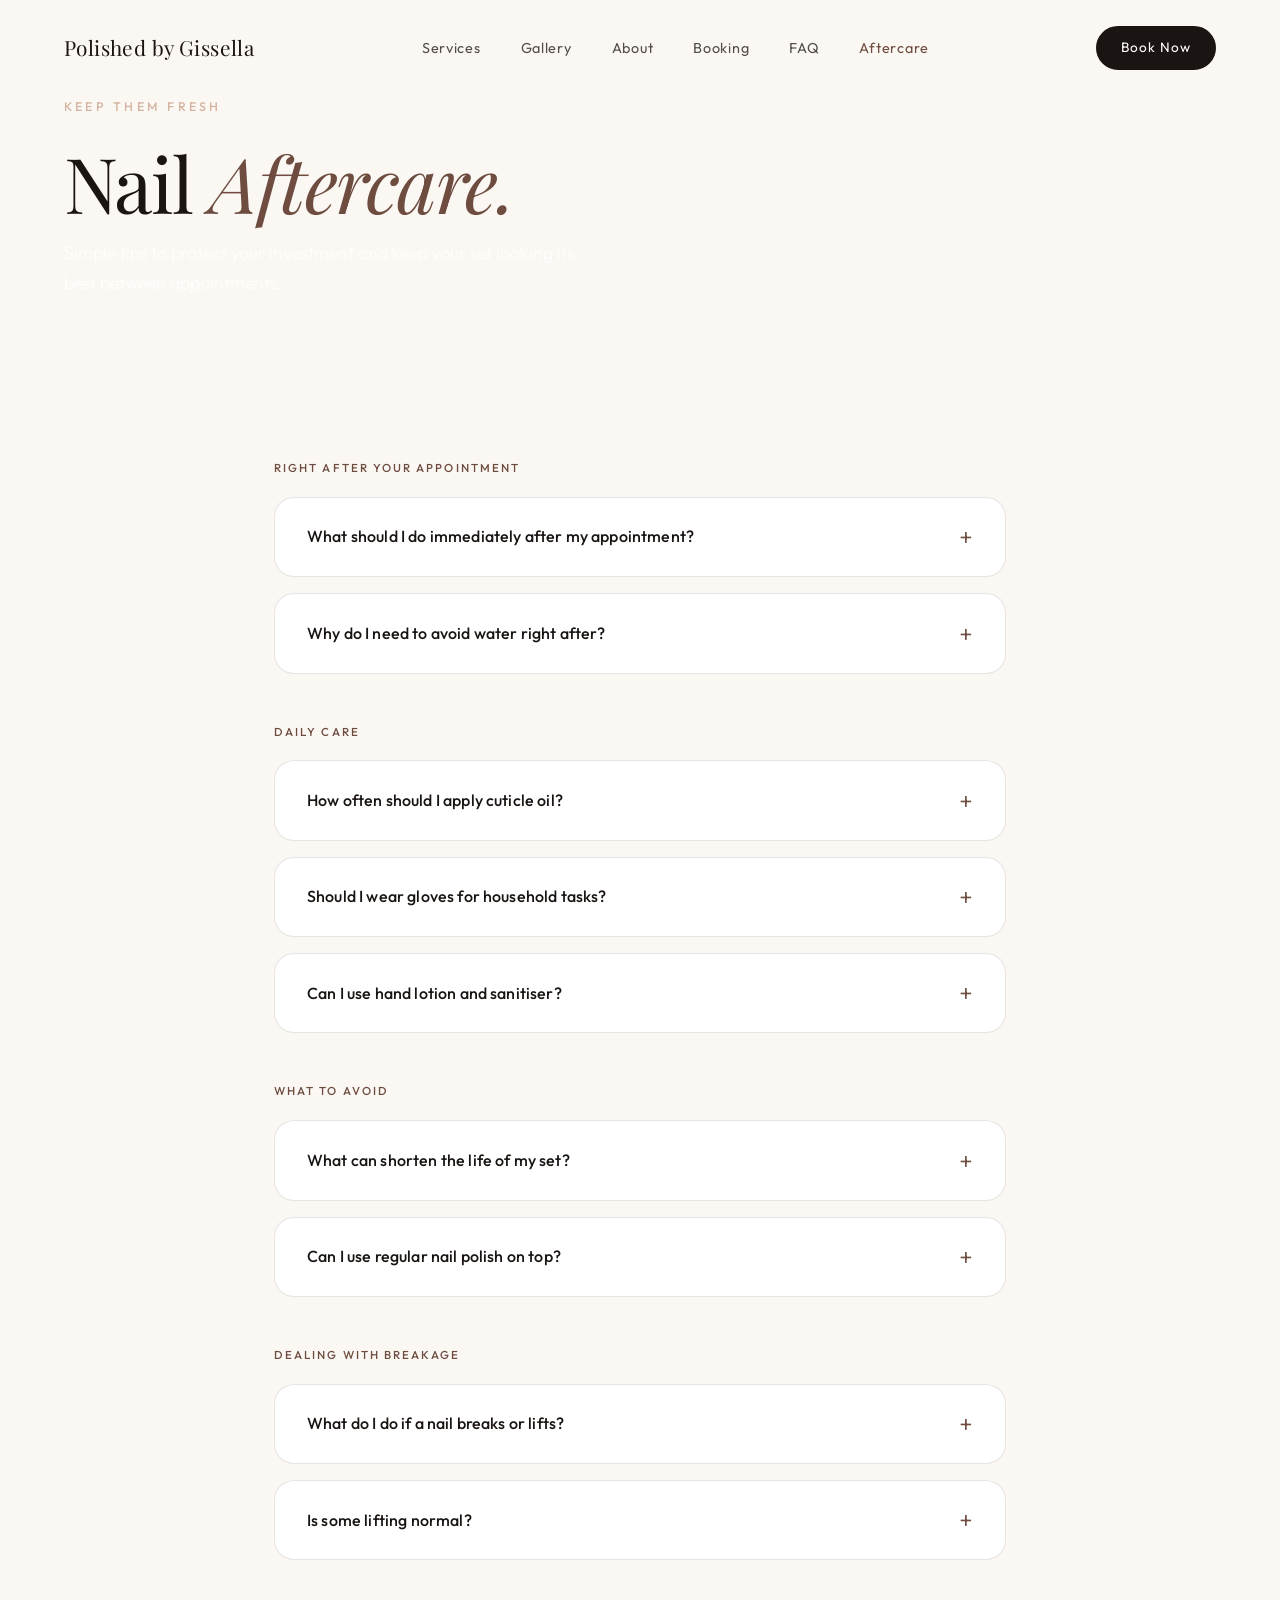
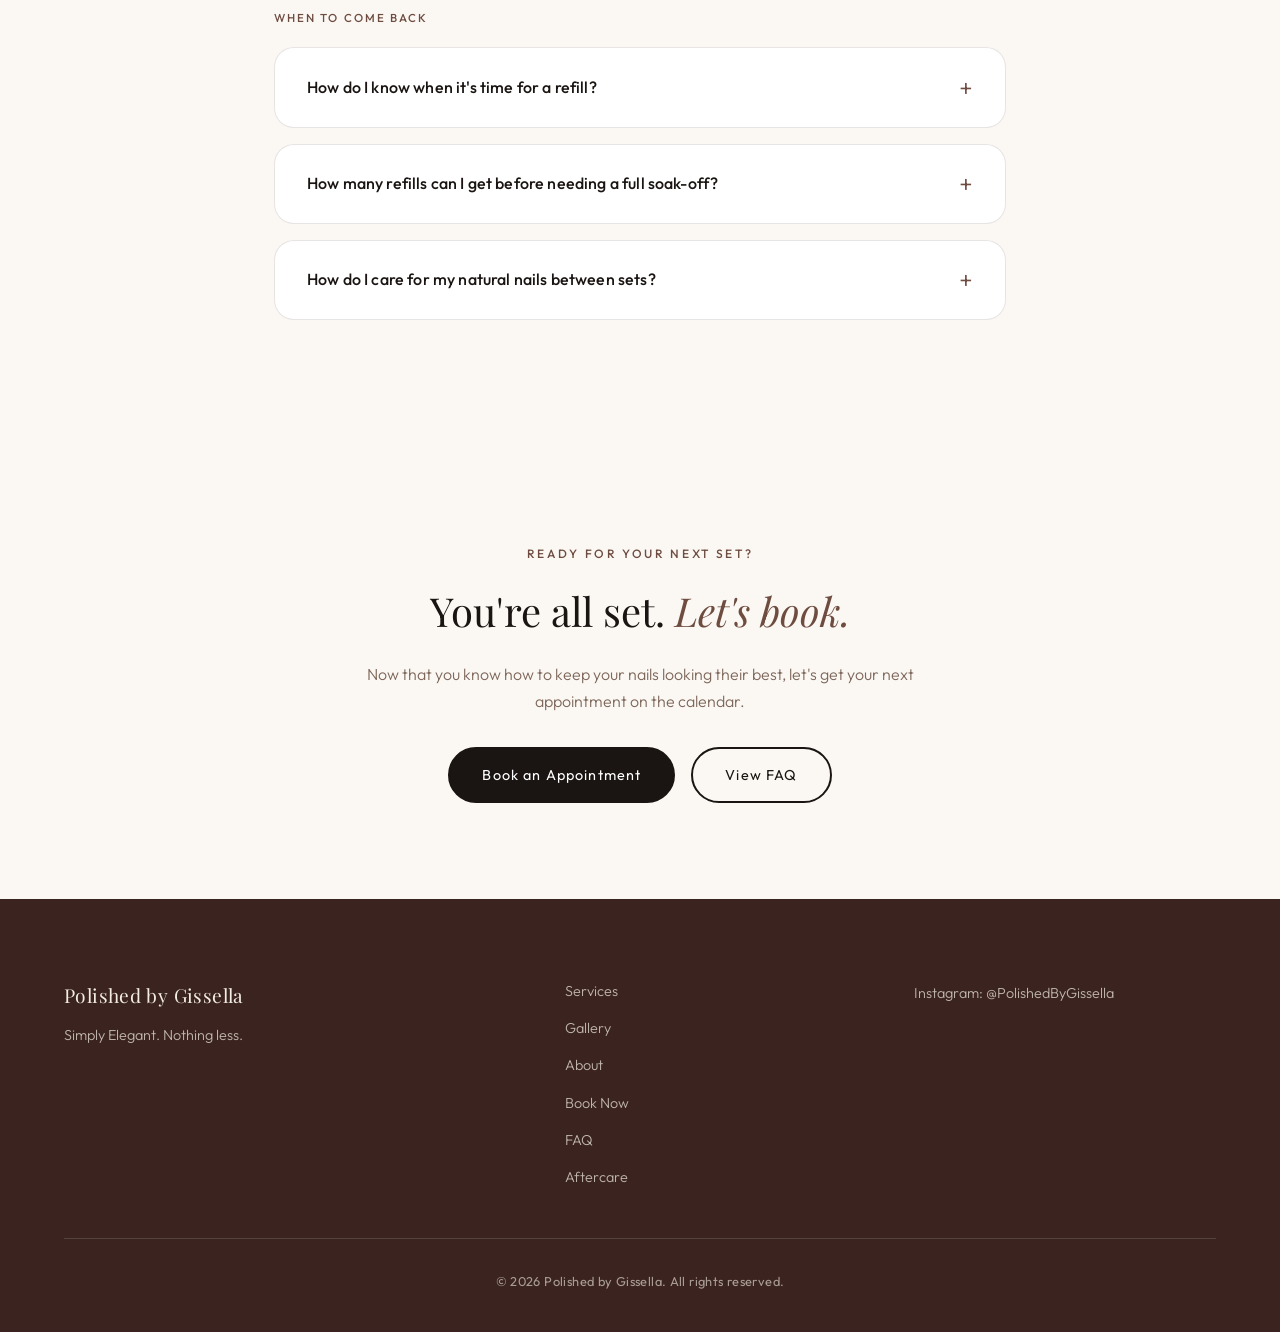
<file: aftercare.html>
<!DOCTYPE html>
<html lang="en">
<head>
    <meta charset="UTF-8">
    <meta name="viewport" content="width=device-width, initial-scale=1.0">
    <title>Nail Aftercare | Polished by Gissella</title>

    <!-- ── Open Graph ── -->
    <meta property="og:type"         content="website">
    <meta property="og:url"          content="https://polishedbygissella.com/aftercare.html">
    <meta property="og:title"        content="Nail Aftercare | Polished by Gissella">
    <meta property="og:description"  content="Keep your nails looking fresh longer. Aftercare tips and guidelines from Polished by Gissella in Round Rock, TX.">
    <meta property="og:image"        content="https://polishedbygissella.com/SarriahClassy.jpeg">
    <meta property="og:image:width"  content="1200">
    <meta property="og:image:height" content="630">
    <meta property="og:site_name"    content="Polished by Gissella">

    <!-- ── Twitter / X Card ── -->
    <meta name="twitter:card"        content="summary_large_image">
    <meta name="twitter:title"       content="Nail Aftercare | Polished by Gissella">
    <meta name="twitter:description" content="Keep your nails looking fresh longer. Aftercare tips and guidelines from Polished by Gissella in Round Rock, TX.">
    <meta name="twitter:image"       content="https://polishedbygissella.com/SarriahClassy.jpeg">

    <!-- ── Aftercare Article Schema ── -->
    <script type="application/ld+json">
    {
      "@context": "https://schema.org",
      "@type": "Article",
      "headline": "Nail Aftercare Guide — Polished by Gissella",
      "description": "How to care for your gel nails after your appointment to maximise longevity and keep them looking fresh.",
      "author": {
        "@type": "Person",
        "name": "Sarriah",
        "url": "https://polishedbygissella.com"
      },
      "publisher": {
        "@type": "Organization",
        "name": "Polished by Gissella",
        "url": "https://polishedbygissella.com"
      },
      "url": "https://polishedbygissella.com/aftercare.html"
    }
    </script>

    <link href="https://fonts.googleapis.com/css2?family=Playfair+Display:ital,wght@0,400;0,600;1,400&family=Outfit:wght@300;400;500&display=swap" rel="stylesheet">
    <link rel="icon" type="image/x-icon" href="favicon.ico">
    <link rel="stylesheet" href="style.css">
    <style>
        /* ── Aftercare page-specific styles ── */
        .page-hero {
            min-height: 42vh;
            display: flex;
            align-items: flex-end;
            padding: 0 5% 5rem;
            position: relative;
            overflow: hidden;
        }

        .page-hero-content {
            position: relative;
            z-index: 1;
            max-width: 1200px;
            width: 100%;
            margin: 0 auto;
        }

        .page-hero-content h1 {
            font-family: 'Playfair Display', serif;
            font-size: clamp(2.8rem, 6vw, 5.5rem);
            font-weight: 400;
            line-height: 1.05;
            letter-spacing: -0.02em;
        }

        .page-hero-content h1 em {
            font-style: italic;
            color: var(--accent);
        }

        .page-hero-content .hero-sub {
            margin-top: 1rem;
            margin-bottom: 0;
            max-width: 520px;
        }

        /* Aftercare section */
        .aftercare-section {
            padding: 5rem 5% 7rem;
            max-width: 860px;
            margin: 0 auto;
        }

        /* Category label */
        .aftercare-category {
            font-size: 0.72rem;
            font-weight: 500;
            letter-spacing: 0.18em;
            text-transform: uppercase;
            color: var(--accent);
            margin: 3rem 0 1.2rem;
        }

        .aftercare-category:first-of-type {
            margin-top: 0;
        }

        /* Accordion card */
        .aftercare-card {
            background: var(--card-bg);
            border: 1px solid var(--card-border);
            border-radius: 20px;
            backdrop-filter: blur(12px);
            -webkit-backdrop-filter: blur(12px);
            overflow: hidden;
            margin-bottom: 1rem;
            transition: transform var(--transition), box-shadow var(--transition);
        }

        .aftercare-card:hover {
            transform: translateY(-2px);
            box-shadow: 0 12px 32px rgba(139, 107, 74, 0.08);
        }

        .aftercare-header {
            padding: 1.6rem 2rem;
            display: flex;
            justify-content: space-between;
            align-items: center;
            cursor: pointer;
            user-select: none;
            gap: 1rem;
        }

        .aftercare-header h3 {
            font-family: 'Outfit', sans-serif;
            font-size: 1rem;
            font-weight: 500;
            letter-spacing: 0.01em;
            margin: 0;
            color: var(--dark);
        }

        .aftercare-icon {
            font-size: 1.6rem;
            font-weight: 300;
            color: var(--accent);
            line-height: 1;
            flex-shrink: 0;
            transition: transform var(--transition);
        }

        .aftercare-card.active .aftercare-icon {
            transform: rotate(45deg);
        }

        .aftercare-body {
            max-height: 0;
            overflow: hidden;
            opacity: 0;
            padding: 0 2rem;
            transition: max-height 0.4s ease-out, opacity 0.4s ease-out;
        }

        .aftercare-card.active .aftercare-body {
            opacity: 1;
            padding-bottom: 1.6rem;
        }

        .aftercare-body p {
            font-size: 0.95rem;
            color: var(--muted);
            font-weight: 300;
            line-height: 1.75;
            margin-bottom: 0.6rem;
        }

        .aftercare-body p:last-child {
            margin-bottom: 0;
        }

        .aftercare-body ul {
            list-style: none;
            padding: 0;
            margin: 0;
        }

        .aftercare-body ul li {
            font-size: 0.95rem;
            color: var(--muted);
            font-weight: 300;
            line-height: 1.75;
            padding: 0.3rem 0;
            padding-left: 1.2rem;
            position: relative;
        }

        .aftercare-body ul li::before {
            content: '·';
            position: absolute;
            left: 0;
            color: var(--accent);
            font-size: 1.2rem;
            line-height: 1.5;
        }

        /* Tip highlight */
        .tip {
            display: inline-block;
            background: rgba(201, 168, 124, 0.12);
            border-left: 3px solid var(--gold);
            border-radius: 0 8px 8px 0;
            padding: 0.6rem 1rem;
            margin-top: 0.6rem;
            font-size: 0.88rem;
            color: var(--accent);
            font-weight: 400;
            width: 100%;
        }

        /* Bottom CTA */
        .aftercare-cta {
            padding: 6rem 5%;
            text-align: center;
        }

        .aftercare-cta-inner {
            max-width: 560px;
            margin: 0 auto;
        }

        .aftercare-cta h2 {
            font-size: clamp(1.8rem, 3.5vw, 2.5rem);
            margin-bottom: 1rem;
        }

        .aftercare-cta h2 em {
            font-style: italic;
            color: var(--accent);
        }

        .aftercare-cta p {
            color: var(--muted);
            font-weight: 300;
            font-size: 1rem;
            margin-bottom: 2rem;
        }

        #navbar .nav-links a.active {
            opacity: 1;
            color: var(--accent);
        }
    </style>
</head>
<body>

    <!-- Page transition overlay -->
    <div class="page-transition" id="pageTransition"></div>

    <!-- Global aura background -->
    <div class="bg-aura" aria-hidden="true">
        <div class="bg-orb bg-orb-1"></div>
        <div class="bg-orb bg-orb-2"></div>
        <div class="bg-orb bg-orb-3"></div>
        <div class="bg-orb bg-orb-4"></div>
        <div class="bg-orb bg-orb-5"></div>
    </div>

    <!-- ========== NAVIGATION ========== -->
    <nav id="navbar">
        <a href="index.html" class="logo">Polished by Gissella</a>
        <div class="nav-links" id="navLinks">
            <a href="index.html#services">Services</a>
            <a href="index.html#gallery">Gallery</a>
            <a href="index.html#about">About</a>
            <a href="index.html#booking">Booking</a>
            <a href="faq.html">FAQ</a>
            <a href="aftercare.html" class="active">Aftercare</a>
        </div>
        <a href="index.html#booking" class="btn btn-nav">Book Now</a>
        <button class="hamburger" id="hamburger" aria-label="Toggle navigation menu">
            <span></span>
            <span></span>
            <span></span>
        </button>
    </nav>

    <!-- ========== PAGE HERO ========== -->
    <section class="page-hero">
        <div class="page-hero-content">
            <span class="hero-eyebrow">Keep Them Fresh</span>
            <h1>Nail <em>Aftercare.</em></h1>
            <p class="hero-sub">Simple tips to protect your investment and keep your set looking its best between appointments.</p>
        </div>
    </section>

    <!-- ========== AFTERCARE CONTENT ========== -->
    <section class="aftercare-section fade-in-section">

        <p class="aftercare-category">Right After Your Appointment</p>

        <div class="aftercare-card">
            <div class="aftercare-header">
                <h3>What should I do immediately after my appointment?</h3>
                <span class="aftercare-icon">+</span>
            </div>
            <div class="aftercare-body">
                <p>Your nails are fully cured when you leave, so you can go about your day normally. However, for the first few hours:</p>
                <ul>
                    <li>Avoid prolonged soaking in water (long baths, dishes, swimming)</li>
                    <li>Be gentle with your nails — the product needs time to fully bond to your natural nail</li>
                    <li>Avoid picking at or peeling the edges</li>
                </ul>
                <span class="tip">Tip: Apply cuticle oil as soon as you get home — it helps the product settle and keeps the surrounding skin hydrated.</span>
            </div>
        </div>

        <div class="aftercare-card">
            <div class="aftercare-header">
                <h3>Why do I need to avoid water right after?</h3>
                <span class="aftercare-icon">+</span>
            </div>
            <div class="aftercare-body">
                <p>Your natural nail can absorb water and expand slightly. In the first 24–48 hours, excess moisture under or around the product can weaken the adhesion and cause early lifting. The drier you keep them right after your appointment, the longer your set will last.</p>
            </div>
        </div>

        <p class="aftercare-category">Daily Care</p>

        <div class="aftercare-card">
            <div class="aftercare-header">
                <h3>How often should I apply cuticle oil?</h3>
                <span class="aftercare-icon">+</span>
            </div>
            <div class="aftercare-body">
                <p>At least once a day — ideally morning and night. Cuticle oil keeps the skin around your nails hydrated, prevents peeling and cracking, and helps maintain the flexibility of the product so it's less prone to chipping.</p>
                <span class="tip">Tip: Keep a small cuticle oil pen in your bag so you can apply it throughout the day.</span>
            </div>
        </div>

        <div class="aftercare-card">
            <div class="aftercare-header">
                <h3>Should I wear gloves for household tasks?</h3>
                <span class="aftercare-icon">+</span>
            </div>
            <div class="aftercare-body">
                <p>Yes — especially for:</p>
                <ul>
                    <li>Washing dishes</li>
                    <li>Cleaning with chemicals or harsh products</li>
                    <li>Gardening or tasks involving dirt and grit</li>
                </ul>
                <p>Prolonged water exposure and cleaning chemicals are the two biggest causes of early lifting and chipping. A cheap pair of rubber gloves will make your set last noticeably longer.</p>
            </div>
        </div>

        <div class="aftercare-card">
            <div class="aftercare-header">
                <h3>Can I use hand lotion and sanitiser?</h3>
                <span class="aftercare-icon">+</span>
            </div>
            <div class="aftercare-body">
                <p>Hand lotion is fine and actually encouraged — just massage it into your hands and avoid rubbing it heavily around the nail edges. Hand sanitiser is also fine for occasional use, but the alcohol content can dry out the cuticles over time. Follow up with cuticle oil if you use it frequently.</p>
            </div>
        </div>

        <p class="aftercare-category">What to Avoid</p>

        <div class="aftercare-card">
            <div class="aftercare-header">
                <h3>What can shorten the life of my set?</h3>
                <span class="aftercare-icon">+</span>
            </div>
            <div class="aftercare-body">
                <ul>
                    <li>Using your nails as tools (opening cans, peeling stickers, etc.)</li>
                    <li>Picking or peeling at the product — this damages your natural nail</li>
                    <li>Prolonged soaking in water (hot tubs, long baths)</li>
                    <li>Harsh cleaning chemicals without gloves</li>
                    <li>Acetone-based products near the nail edges</li>
                    <li>Biting or chewing on your nails</li>
                </ul>
                <span class="tip">Tip: Use the pad of your finger, not the tip of your nail, whenever possible.</span>
            </div>
        </div>

        <div class="aftercare-card">
            <div class="aftercare-header">
                <h3>Can I use regular nail polish on top?</h3>
                <span class="aftercare-icon">+</span>
            </div>
            <div class="aftercare-body">
                <p>Yes, but use a non-acetone remover when taking it off. Regular acetone polish remover will break down gel and hard gel products. A gentle non-acetone remover is safe to use on the polish without affecting your set underneath.</p>
            </div>
        </div>

        <p class="aftercare-category">Dealing with Breakage</p>

        <div class="aftercare-card">
            <div class="aftercare-header">
                <h3>What do I do if a nail breaks or lifts?</h3>
                <span class="aftercare-icon">+</span>
            </div>
            <div class="aftercare-body">
                <p>Don't panic — and don't try to fix it yourself by peeling or pulling. Here's what to do:</p>
                <ul>
                    <li>If it's a minor lift at the edge, keep it dry and DM me on Instagram — we can assess if it needs a quick fix</li>
                    <li>If a nail breaks close to the nail bed, keep it covered and reach out as soon as possible</li>
                    <li>Never peel or force the product off — this strips layers of your natural nail</li>
                </ul>
                <span class="tip">Tip: DM @PolishedByGissella on Instagram with a photo and I'll let you know if it needs an in-person fix or can wait until your next appointment.</span>
            </div>
        </div>

        <div class="aftercare-card">
            <div class="aftercare-header">
                <h3>Is some lifting normal?</h3>
                <span class="aftercare-icon">+</span>
            </div>
            <div class="aftercare-body">
                <p>Minor lifting at the very edge after 3–4 weeks is normal as your natural nail grows out. However, lifting within the first week typically points to one of the following:</p>
                <ul>
                    <li>Exposure to a lot of water in the first 24–48 hours</li>
                    <li>Oily natural nails (let me know before your appointment so I can prep accordingly)</li>
                    <li>Product contact with skin or cuticles during application</li>
                </ul>
                <p>If you experience consistent early lifting, mention it at your next appointment so the prep process can be adjusted.</p>
            </div>
        </div>

        <p class="aftercare-category">When to Come Back</p>

        <div class="aftercare-card">
            <div class="aftercare-header">
                <h3>How do I know when it's time for a refill?</h3>
                <span class="aftercare-icon">+</span>
            </div>
            <div class="aftercare-body">
                <p>Generally, refills are recommended every 3 weeks. Signs it's time to book:</p>
                <ul>
                    <li>Visible gap between the product and your cuticle</li>
                    <li>Noticeable lifting at the edges</li>
                    <li>Nails feel thinner or flexible near the base</li>
                    <li>It's been more than 5 weeks since your last appointment</li>
                </ul>
                <span class="tip">Tip: Waiting too long between refills can make the removal process harder on your natural nails.</span>
            </div>
        </div>

        <div class="aftercare-card">
            <div class="aftercare-header">
                <h3>How many refills can I get before needing a full soak-off?</h3>
                <span class="aftercare-icon">+</span>
            </div>
            <div class="aftercare-body">
                <p>A maximum of 2 refills are allowed per set for Hard Gel and Soft Builder Gel. After that, a full soak-off and fresh set is required to maintain the health, strength, and appearance of your nails. Stacking too many refills can lead to over-filing and thin, weakened natural nails.</p>
            </div>
        </div>

        <div class="aftercare-card">
            <div class="aftercare-header">
                <h3>How do I care for my natural nails between sets?</h3>
                <span class="aftercare-icon">+</span>
            </div>
            <div class="aftercare-body">
                <p>If you're taking a break between sets:</p>
                <ul>
                    <li>Keep nails trimmed and filed to avoid snagging</li>
                    <li>Continue using cuticle oil daily</li>
                    <li>Use a nail strengthener or clear base coat to protect the nail surface</li>
                    <li>Stay hydrated — nail health starts from the inside</li>
                    <li>Avoid harsh chemicals and prolonged water exposure just as you would with a set</li>
                </ul>
                <span class="tip">Tip: Give your natural nails at least 1–2 weeks to breathe and recover before booking your next set, especially if they feel thin or flexible.</span>
            </div>
        </div>

    </section>

    <!-- ========== BOTTOM CTA ========== -->
    <section class="aftercare-cta fade-in-section">
        <div class="aftercare-cta-inner">
            <span class="section-eyebrow">Ready for Your Next Set?</span>
            <h2>You're all set. <em>Let's book.</em></h2>
            <p>Now that you know how to keep your nails looking their best, let's get your next appointment on the calendar.</p>
            <div style="display:flex; gap:1rem; justify-content:center; flex-wrap:wrap;">
                <a href="index.html#booking" class="btn">Book an Appointment</a>
                <a href="faq.html" class="btn btn-outline">View FAQ</a>
            </div>
        </div>
    </section>

    <!-- ========== FOOTER ========== -->
    <footer>
        <div class="footer-content">
            <div class="footer-brand">
                <a href="index.html" class="logo">Polished by Gissella</a>
                <p>Simply Elegant. Nothing less.</p>
            </div>
            <div class="footer-links">
                <a href="index.html#services">Services</a>
                <a href="index.html#gallery">Gallery</a>
                <a href="index.html#about">About</a>
                <a href="index.html#booking">Book Now</a>
                <a href="faq.html">FAQ</a>
                <a href="aftercare.html">Aftercare</a>
            </div>
            <div class="footer-social">
                <a href="https://www.instagram.com/polishedbygissella" target="_blank" rel="noopener noreferrer">Instagram: @PolishedByGissella</a>
            </div>
        </div>
        <div class="footer-bottom">
            <p>&copy; 2026 Polished by Gissella. All rights reserved.</p>
        </div>
    </footer>

    <script src="script.js"></script>
    <script>
        document.addEventListener('DOMContentLoaded', () => {
            const cards = document.querySelectorAll('.aftercare-card');

            cards.forEach(card => {
                const header = card.querySelector('.aftercare-header');
                const body   = card.querySelector('.aftercare-body');

                header.addEventListener('click', () => {
                    cards.forEach(other => {
                        if (other !== card && other.classList.contains('active')) {
                            other.classList.remove('active');
                            other.querySelector('.aftercare-body').style.maxHeight = null;
                        }
                    });

                    card.classList.toggle('active');
                    body.style.maxHeight = card.classList.contains('active')
                        ? body.scrollHeight + 32 + 'px'
                        : null;
                });
            });
        });
    </script>
</body>
</html>
</file>
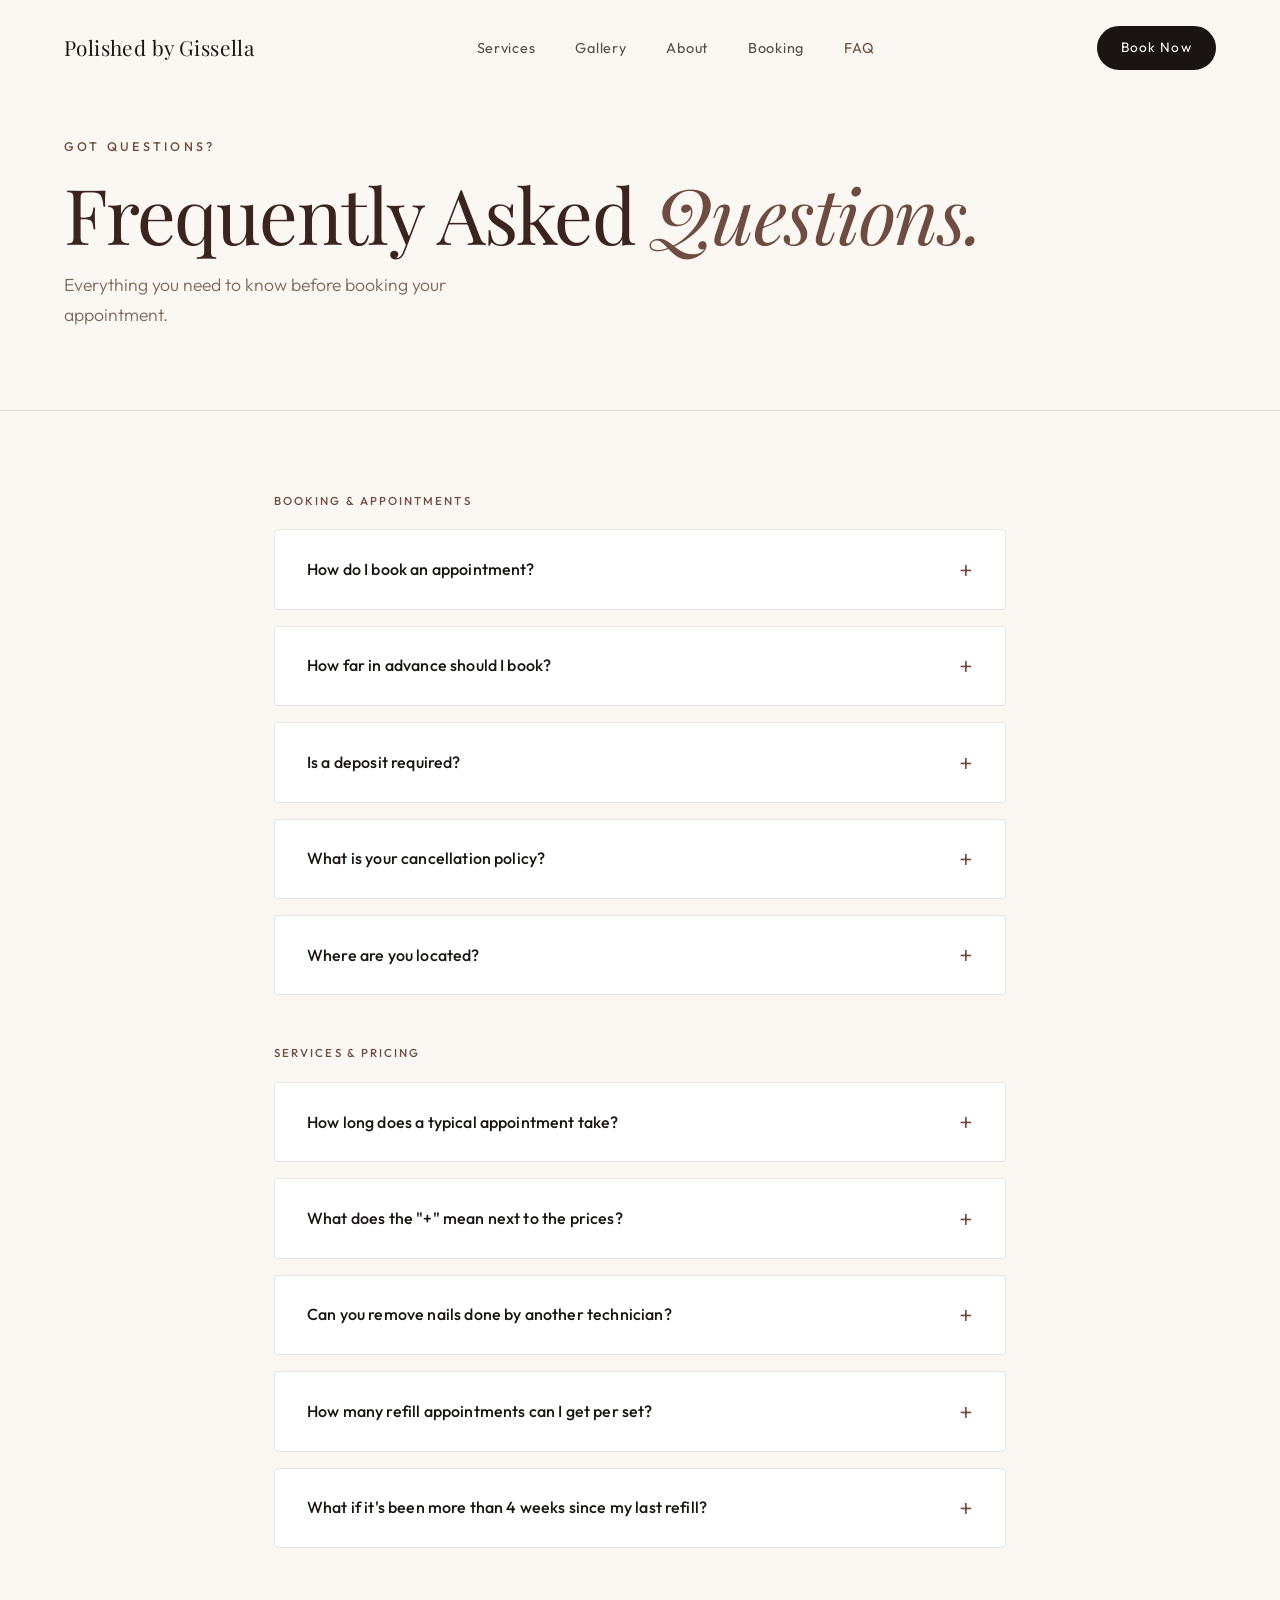
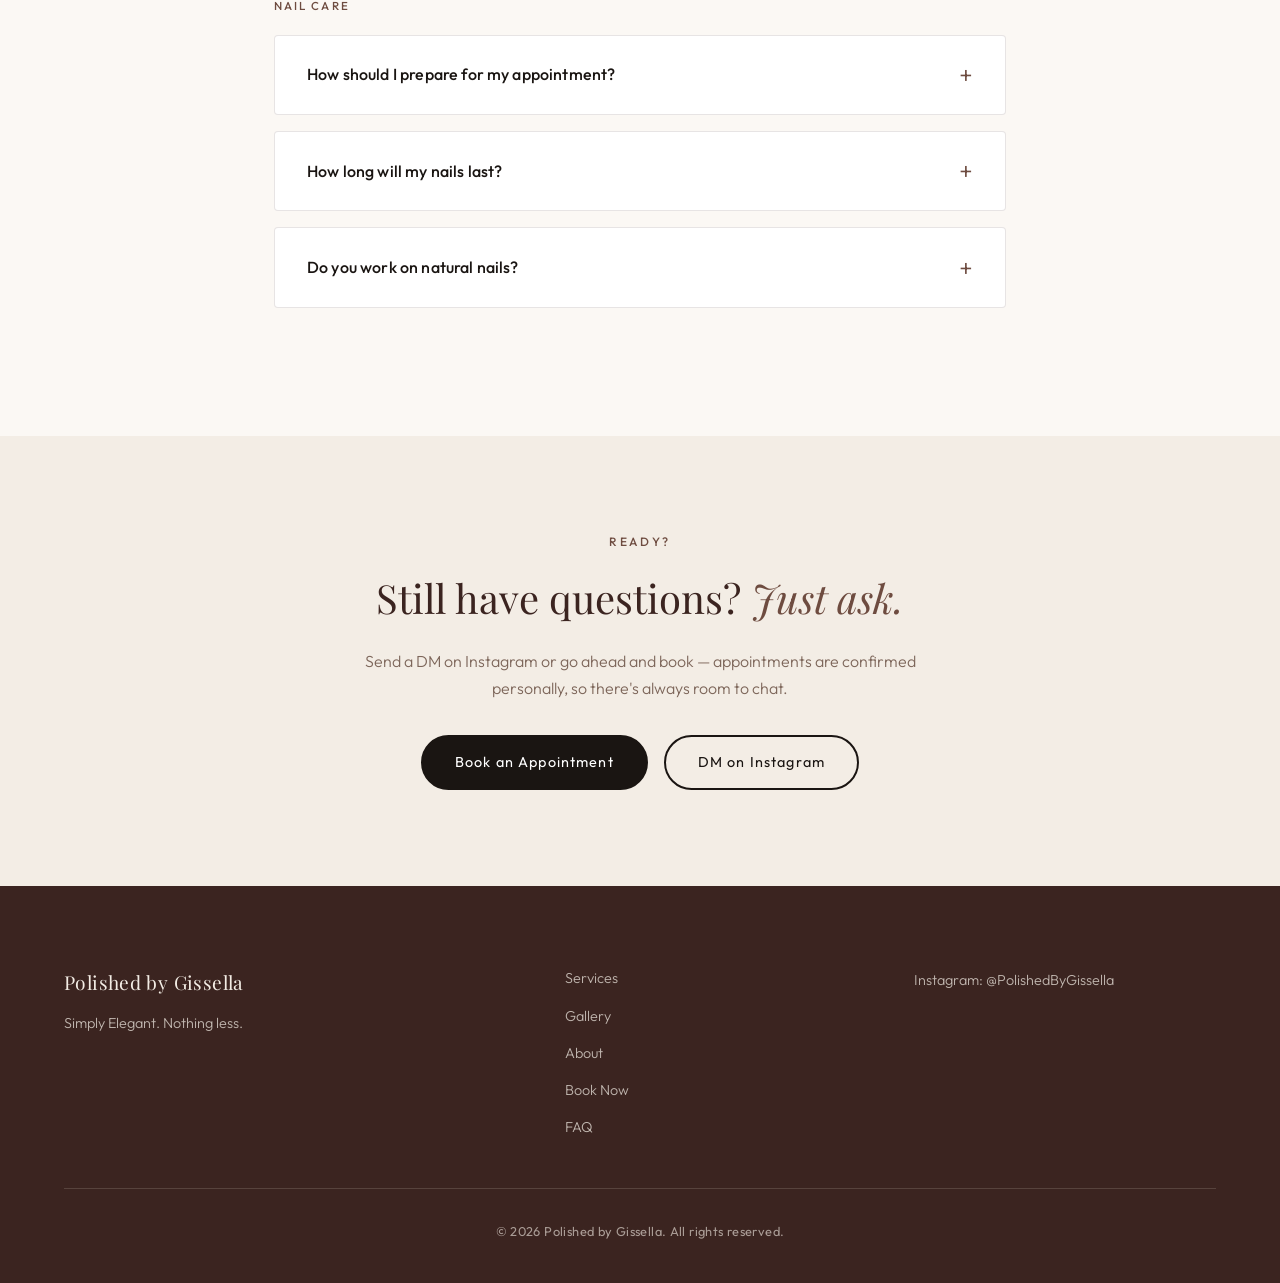
<file: faq.html>
<!DOCTYPE html>
<html lang="en">
<head>
    <meta charset="UTF-8">
    <meta name="viewport" content="width=device-width, initial-scale=1.0">
    <title>FAQ | Polished by Gissella</title>

    <meta name="description" content="Got questions about booking, pricing, or nail care? Find all the answers here before your appointment with Polished by Gissella.">
    <link rel="canonical" href="https://polishedbygissella.com/faq.html">
    <meta name="theme-color" content="#3B2420">

    <!-- ── Open Graph (social media link previews) ── -->
    <meta property="og:type"        content="website">
    <meta property="og:url"         content="https://polishedbygissella.com/faq.html">
    <meta property="og:title"       content="FAQ | Polished by Gissella">
    <meta property="og:description" content="Got questions about booking, pricing, or nail care? Find all the answers here before your appointment with Polished by Gissella.">
    <meta property="og:image"       content="https://polishedbygissella.com/polishedbygissella.jpg">
    <meta property="og:image:width"  content="150">
    <meta property="og:image:height" content="150">
    <meta property="og:site_name"   content="Polished by Gissella">

    <!-- ── Twitter / X Card ── -->
    <meta name="twitter:card"        content="summary">
    <meta name="twitter:title"       content="FAQ | Polished by Gissella">
    <meta name="twitter:description" content="Got questions about booking, pricing, or nail care? Find all the answers here before your appointment with Polished by Gissella.">
    <meta name="twitter:image"       content="https://polishedbygissella.com/polishedbygissella.jpg">

    <!-- ── FAQ Page Schema ── -->
    <script type="application/ld+json">
    {
      "@context": "https://schema.org",
      "@type": "FAQPage",
      "mainEntity": [
        { "@type": "Question", "name": "How do I book an appointment?", "acceptedAnswer": { "@type": "Answer", "text": "You can book directly through the Booking page on polishedbygissella.com or reach out via Instagram DM at @PolishedByGissella. All appointments are confirmed once a deposit is received." } },
        { "@type": "Question", "name": "How far in advance should I book?", "acceptedAnswer": { "@type": "Answer", "text": "Booking at least 5–7 days in advance is recommended, especially on weekends. Last-minute appointments are occasionally available — DM on Instagram to check availability." } },
        { "@type": "Question", "name": "Is a deposit required?", "acceptedAnswer": { "@type": "Answer", "text": "Yes, a deposit is required to secure your appointment, particularly for new clients. The deposit goes toward your total service cost and is non-refundable if you cancel within 24 hours." } },
        { "@type": "Question", "name": "What is your cancellation policy?", "acceptedAnswer": { "@type": "Answer", "text": "Please give at least 24 hours notice if you need to cancel or reschedule. No-shows will be required to pay in full before booking again." } },
        { "@type": "Question", "name": "Where are you located?", "acceptedAnswer": { "@type": "Answer", "text": "Appointments take place in Round Rock, TX. The exact address is shared once your appointment is confirmed." } },
        { "@type": "Question", "name": "How long does a typical appointment take?", "acceptedAnswer": { "@type": "Answer", "text": "A full set typically takes 1.5–2.5 hours. Refills are usually 1–1.5 hours. Art sets may take longer." } },
        { "@type": "Question", "name": "What if it's been more than 4 weeks since my last refill?", "acceptedAnswer": { "@type": "Answer", "text": "After 4+ weeks, your apex grows out and moves further up the nail, which puts centralized pressure on your nail plate. Book a Rebalancing ($50 soft gel, $55 hard gel). Depending on how the product has grown out, I'll determine whether a rebalance is safe or if a removal with a new application is best." } },
        { "@type": "Question", "name": "How long will my nails last?", "acceptedAnswer": { "@type": "Answer", "text": "With proper care, Gel X and Hard Gel sets typically last 3–5 weeks. Soft Builder Gel on natural nails can last 2–4 weeks." } }
      ]
    }
    </script>

    <!-- Preconnect to external origins to eliminate extra DNS/TCP handshake latency -->
    <link rel="preconnect" href="https://fonts.googleapis.com">
    <link rel="preconnect" href="https://fonts.gstatic.com" crossorigin>

    <link href="https://fonts.googleapis.com/css2?family=Playfair+Display:ital,wght@0,400;0,600;1,400&family=Outfit:wght@300;400;500&display=swap" rel="stylesheet">
    <link rel="icon" type="image/x-icon" href="polishedbygissella.jpg">
    <link rel="stylesheet" href="style.css">
    <style>
        /* ── FAQ page-specific overrides ── */
        .page-hero {
            min-height: 42vh;
            display: flex;
            align-items: flex-end;
            padding: 8.5rem 5% 5rem; /* clears the fixed nav */
            position: relative;
            overflow: hidden;
        }

        .page-hero {
            border-bottom: 1px solid var(--card-border);
        }

        .page-hero-content {
            position: relative;
            z-index: 1;
            max-width: 1200px;
            width: 100%;
            margin: 0 auto;
        }

        .page-hero-content .hero-eyebrow {
            margin-bottom: 1rem;
        }

        .page-hero-content h1 {
            font-family: 'Playfair Display', serif;
            font-size: clamp(2.8rem, 6vw, 5.5rem);
            font-weight: 400;
            line-height: 1.05;
            letter-spacing: -0.02em;
            color: var(--choc);
        }

        .page-hero-content h1 em {
            font-style: italic;
            color: var(--accent);
        }

        .page-hero-content .hero-eyebrow {
            color: var(--accent);
        }

        .page-hero-content .hero-sub {
            color: var(--muted);
        }

        .page-hero-content .hero-sub {
            margin-top: 1rem;
            margin-bottom: 0;
            max-width: 480px;
        }

        /* FAQ section */
        .faq-section {
            padding: 5rem 5% 7rem;
            max-width: 860px;
            margin: 0 auto;
        }

        .faq-card {
            background: var(--card-bg);
            border: 1px solid var(--card-border);
            border-radius: 4px;
            overflow: hidden;
            margin-bottom: 1rem;
            transition: transform var(--transition), box-shadow var(--transition);
        }

        .faq-card:hover {
            box-shadow: 0 16px 36px -18px rgba(59, 36, 32, 0.25);
        }

        .faq-header {
            padding: 1.6rem 2rem;
            display: flex;
            justify-content: space-between;
            align-items: center;
            cursor: pointer;
            user-select: none;
            gap: 1rem;
        }

        .faq-header h3 {
            font-family: 'Outfit', sans-serif;
            font-size: 1rem;
            font-weight: 500;
            letter-spacing: 0.01em;
            margin: 0;
            color: var(--dark);
        }

        .faq-icon {
            font-size: 1.6rem;
            font-weight: 300;
            color: var(--accent);
            line-height: 1;
            flex-shrink: 0;
            transition: transform var(--transition);
        }

        .faq-card.active .faq-icon {
            transform: rotate(45deg);
        }

        .faq-body {
            max-height: 0;
            overflow: hidden;
            opacity: 0;
            padding: 0 2rem;
            transition: max-height 0.4s ease-out, opacity 0.4s ease-out;
        }

        .faq-card.active .faq-body {
            opacity: 1;
            padding-bottom: 1.6rem;
        }

        .faq-body p {
            font-size: 0.95rem;
            color: var(--muted);
            font-weight: 300;
            line-height: 1.75;
        }

        .faq-body a {
            color: var(--accent);
            text-decoration: underline;
            text-underline-offset: 3px;
        }

        /* FAQ category label */
        .faq-category {
            font-size: 0.72rem;
            font-weight: 500;
            letter-spacing: 0.18em;
            text-transform: uppercase;
            color: var(--accent);
            margin: 3rem 0 1.2rem;
        }

        .faq-category:first-of-type {
            margin-top: 0;
        }

        /* Bottom CTA */
        .faq-cta {
            padding: 6rem 5%;
            text-align: center;
            background: var(--ivory);
        }

        .faq-cta h2 {
            color: var(--choc);
        }

        .faq-cta-inner {
            max-width: 560px;
            margin: 0 auto;
        }

        .faq-cta h2 {
            font-size: clamp(1.8rem, 3.5vw, 2.5rem);
            margin-bottom: 1rem;
        }

        .faq-cta h2 em {
            font-style: italic;
            color: var(--accent);
        }

        .faq-cta p {
            color: var(--muted);
            font-weight: 300;
            font-size: 1rem;
            margin-bottom: 2rem;
        }

        /* Active nav link */
        #navbar .nav-links a.active {
            opacity: 1;
            color: var(--accent);
        }
    </style>
</head>
<body>

    <!-- Page transition overlay -->
    <div class="page-transition" id="pageTransition"></div>


    <!-- ========== NAVIGATION ========== -->
    <nav id="navbar">
        <a href="index.html" class="logo">Polished by Gissella</a>
        <div class="nav-links" id="navLinks">
            <a href="index.html#services">Services</a>
            <a href="index.html#gallery">Gallery</a>
            <a href="index.html#about">About</a>
            <a href="index.html#booking">Booking</a>
            <a href="faq.html" class="active">FAQ</a>
        </div>
        <a href="index.html#booking" class="btn btn-nav">Book Now</a>
        <button class="hamburger" id="hamburger" aria-label="Toggle navigation menu" aria-expanded="false" aria-controls="navLinks">
            <span></span>
            <span></span>
            <span></span>
        </button>
    </nav>

    <!-- ========== PAGE HERO ========== -->
    <section class="page-hero">
        <div class="page-hero-content">
            <span class="hero-eyebrow">Got Questions?</span>
            <h1>Frequently Asked <em>Questions.</em></h1>
            <p class="hero-sub">Everything you need to know before booking your appointment.</p>
        </div>
    </section>

    <!-- ========== FAQ ========== -->
    <section class="faq-section fade-in-section">

        <p class="faq-category">Booking &amp; Appointments</p>

        <div class="faq-card">
            <div class="faq-header">
                <h3>How do I book an appointment?</h3>
                <span class="faq-icon">+</span>
            </div>
            <div class="faq-body">
                <p>You can book directly through the <a href="index.html#booking">Booking page</a> on this site, or reach out via Instagram DM at <a href="https://www.instagram.com/polishedbygissella" target="_blank" rel="noopener noreferrer">@PolishedByGissella</a>. All appointments are confirmed once a deposit is received.</p>
            </div>
        </div>

        <div class="faq-card">
            <div class="faq-header">
                <h3>How far in advance should I book?</h3>
                <span class="faq-icon">+</span>
            </div>
            <div class="faq-body">
                <p>Booking at least 5–7 days in advance is recommended, especially on weekends. Last-minute appointments are occasionally available — DM on Instagram to check availability.</p>
            </div>
        </div>

        <div class="faq-card">
            <div class="faq-header">
                <h3>Is a deposit required?</h3>
                <span class="faq-icon">+</span>
            </div>
            <div class="faq-body">
                <p>Yes, a $10 deposit is required to secure your appointment, particularly for new clients. The deposit amount goes toward your total service cost. Deposits are non-refundable if you cancel within 24 hours of your appointment.</p>
            </div>
        </div>

        <div class="faq-card">
            <div class="faq-header">
                <h3>What is your cancellation policy?</h3>
                <span class="faq-icon">+</span>
            </div>
            <div class="faq-body">
                <p>Please give at least 24 hours' notice if you need to cancel or reschedule. Cancellations made within 24 hours of the appointment may result in a forfeited deposit. No-shows will be required to pay in full before booking again.</p>
            </div>
        </div>

        <div class="faq-card">
            <div class="faq-header">
                <h3>Where are you located?</h3>
                <span class="faq-icon">+</span>
            </div>
            <div class="faq-body">
                <p>Appointments take place in Round Rock, TX. The exact address will be shared once your appointment is confirmed.</p>
            </div>
        </div>

        <p class="faq-category">Services &amp; Pricing</p>

        <div class="faq-card">
            <div class="faq-header">
                <h3>How long does a typical appointment take?</h3>
                <span class="faq-icon">+</span>
            </div>
            <div class="faq-body">
                <p>A full set typically takes 1.5–2.5 hours depending on the style and complexity. Art or bling sets may take longer. Refills are usually 1–1.5 hours.</p>
            </div>
        </div>

        <div class="faq-card">
            <div class="faq-header">
                <h3>What does the "+" mean next to the prices?</h3>
                <span class="faq-icon">+</span>
            </div>
            <div class="faq-body">
                <p>The listed prices are starting prices for the base service. Add-ons like nail art, chrome, bling, length upgrades, or additional design complexity will increase the final price. You'll always be informed of the total before the service begins.</p>
            </div>
        </div>

        <div class="faq-card">
            <div class="faq-header">
                <h3>Can you remove nails done by another technician?</h3>
                <span class="faq-icon">+</span>
            </div>
            <div class="faq-body">
                <p>Yes! The Foreign Removal &amp; Full Set service covers removal of a previous technician's work followed by a fresh full set, starting at $45+.</p>
            </div>
        </div>

        <div class="faq-card">
            <div class="faq-header">
                <h3>How many refill appointments can I get per set?</h3>
                <span class="faq-icon">+</span>
            </div>
            <div class="faq-body">
                <p>A maximum of 2 refill bookings are allowed per set for Hard Gel and Soft Builder Gel. After that, a full soak-off and new set is recommended to maintain the health and appearance of your nails.</p>
            </div>
        </div>

        <div class="faq-card">
            <div class="faq-header">
                <h3>What if it's been more than 4 weeks since my last refill?</h3>
                <span class="faq-icon">+</span>
            </div>
            <div class="faq-body">
                <p>After 4+ weeks, your apex grows out and moves further up the nail, which puts centralized pressure on your nail plate. Book a Rebalancing ($50 soft gel · $55 hard gel). Depending on how the product has grown out, I'll determine whether a rebalance is safe or if a removal with a new application is best.</p>
            </div>
        </div>

        <p class="faq-category">Nail Care</p>

        <div class="faq-card">
            <div class="faq-header">
                <h3>How should I prepare for my appointment?</h3>
                <span class="faq-icon">+</span>
            </div>
            <div class="faq-body">
                <p>Come with clean, bare nails if possible. Remove any old polish beforehand. Avoid lotions or oils on your hands the day of your appointment, as this can affect adhesion. It also helps to come with inspo photos of the shape and style you want!</p>
            </div>
        </div>

        <div class="faq-card">
            <div class="faq-header">
                <h3>How long will my nails last?</h3>
                <span class="faq-icon">+</span>
            </div>
            <div class="faq-body">
                <p>With proper care, Gel X and Hard Gel sets typically last 3–5 weeks. Soft Builder Gel on natural nails can last 2–4 weeks. Results vary based on your nail growth, lifestyle, and aftercare habits.</p>
            </div>
        </div>

        <div class="faq-card">
            <div class="faq-header">
                <h3>Do you work on natural nails?</h3>
                <span class="faq-icon">+</span>
            </div>
            <div class="faq-body">
                <p>Yes! Soft Builder Gel and Hard Gel can both be applied directly on natural nails without extensions.</p>
            </div>
        </div>

    </section>

    <!-- ========== BOTTOM CTA ========== -->
    <section class="faq-cta fade-in-section">
        <div class="faq-cta-inner">
            <span class="section-eyebrow">Ready?</span>
            <h2>Still have questions? <em>Just ask.</em></h2>
            <p>Send a DM on Instagram or go ahead and book — appointments are confirmed personally, so there's always room to chat.</p>
            <div style="display:flex; gap:1rem; justify-content:center; flex-wrap:wrap;">
                <a href="index.html#booking" class="btn">Book an Appointment</a>
                <a href="https://www.instagram.com/polishedbygissella" target="_blank" rel="noopener noreferrer" class="btn btn-outline">DM on Instagram</a>
            </div>
        </div>
    </section>

    <!-- ========== FOOTER ========== -->
    <footer>
        <div class="footer-content">
            <div class="footer-brand">
                <a href="index.html" class="logo">Polished by Gissella</a>
                <p>Simply Elegant. Nothing less.</p>
            </div>
            <div class="footer-links">
                <a href="index.html#services">Services</a>
                <a href="index.html#gallery">Gallery</a>
                <a href="index.html#about">About</a>
                <a href="index.html#booking">Book Now</a>
                <a href="faq.html">FAQ</a>
            </div>
            <div class="footer-social">
                <a href="https://www.instagram.com/polishedbygissella" target="_blank" rel="noopener noreferrer">Instagram: @PolishedByGissella</a>
            </div>
        </div>
        <div class="footer-bottom">
            <p>&copy; 2026 Polished by Gissella. All rights reserved.</p>
        </div>
    </footer>

    <script src="script.js"></script>
</body>
</html>
</file>
<file: style.css>
/* ============================================
   POLISHED BY GISSELLA — Style Sheet
   ============================================ */

/* ============================================
   CUSTOM CURSOR
   ============================================ */

/* Main dot */
.cursor-dot {
    position: fixed;
    top: 0;
    left: 0;
    width: 8px;
    height: 8px;
    background: #B98670;
    border-radius: 50%;
    pointer-events: none;
    z-index: 9999;
    transition: width 0.2s, height 0.2s, background 0.2s;
    will-change: transform;
}

.cursor-dot.cursor-hover {
    width: 5px;
    height: 5px;
    background: var(--choc);
}


/* Trail particles */
.cursor-trail {
    position: fixed;
    top: 0;
    left: 0;
    border-radius: 50%;
    pointer-events: none;
    z-index: 9997;
    background: radial-gradient(circle, rgba(185, 134, 112, 0.6) 0%, rgba(185, 134, 112, 0) 70%);
    transform: translate(-50%, -50%) scale(1);
    opacity: 1;
    transition: transform 0.7s ease-out, opacity 0.7s ease-out;
    will-change: transform, opacity;
}

.cursor-trail--fade {
    transform: translate(-50%, -50%) scale(2.5);
    opacity: 0;
}

/* --- Variables --- */
:root {
    /* Palette pulled from the 2026 brand shoot: ivory drape, chocolate blazer, black accents */
    --bg:          #FBF8F4;
    --ivory:       #F3EDE5;
    --dark:        #1A1512;
    --choc:        #3B2420;
    --accent:      #6E4C40;
    --gold:        #D4B4A0;
    --muted:       #7D665A;
    --card-bg:     #FFFFFF;
    --card-border: rgba(59, 36, 32, 0.12);
    --nav-bg:      rgba(251, 248, 244, 0.92);
    --transition:  0.35s cubic-bezier(0.4, 0, 0.2, 1);
}

/* ============================================
   PAGE TRANSITION OVERLAY
   ============================================ */
.page-transition {
    position: fixed;
    inset: 0;
    background: var(--bg);
    z-index: 99999;
    pointer-events: none;
    opacity: 0;
    transition: opacity 0.5s cubic-bezier(0.4, 0, 0.2, 1);
}

.page-transition.active {
    opacity: 1;
    pointer-events: all;
}

/* ============================================
   TEXT REVEAL ANIMATIONS
   ============================================ */

/* Word slide-up reveal */
.reveal-word {
    display: inline-block;
    opacity: 0;
    transform: translateY(40px);
    animation: wordReveal 0.9s cubic-bezier(0.16, 1, 0.3, 1) forwards;
}

.hero-title .reveal-word:nth-child(1) { animation-delay: 0.2s; }
.hero-title .reveal-word:nth-child(2) { animation-delay: 0.42s; }

@keyframes wordReveal {
    to {
        opacity: 1;
        transform: translateY(0);
    }
}

/* Fade-up for eyebrow, subtitle, button */
.reveal-fade {
    opacity: 0;
    transform: translateY(20px);
    animation: fadeReveal 0.8s cubic-bezier(0.16, 1, 0.3, 1) forwards;
    animation-delay: var(--reveal-delay, 0.1s);
}

.hero-eyebrow.reveal-fade { --reveal-delay: 0.05s; }

@keyframes fadeReveal {
    to {
        opacity: 1;
        transform: translateY(0);
    }
}

/* --- Reset --- */
*, *::before, *::after {
    margin: 0;
    padding: 0;
    box-sizing: border-box;
}

html {
    scroll-behavior: smooth;
    background-color: var(--bg);
}

body {
    background-color: var(--bg);
    color: var(--dark);
    font-family: 'Outfit', sans-serif;
    line-height: 1.7;
    overflow-x: hidden;
}

img {
    display: block;
    max-width: 100%;
}

h1, h2, h3 {
    font-family: 'Playfair Display', serif;
    font-weight: 400;
    color: var(--dark);
}

a {
    color: inherit;
    text-decoration: none;
}

/* ============================================
   NAVIGATION
   ============================================ */
#navbar {
    display: flex;
    align-items: center;
    justify-content: space-between;
    flex-wrap: nowrap;
    gap: 1rem;
    padding: 1.6rem 5%;
    position: fixed;
    top: 0;
    width: 100%;
    z-index: 100;
    transition: background var(--transition), box-shadow var(--transition), padding var(--transition);
}

#navbar.scrolled {
    background: var(--nav-bg);
    backdrop-filter: blur(16px);
    -webkit-backdrop-filter: blur(16px);
    box-shadow: 0 1px 0 var(--card-border);
    padding: 1.1rem 5%;
}

.logo {
    font-family: 'Playfair Display', serif;
    font-size: 1.3rem;
    letter-spacing: 0.02em;
    white-space: nowrap;
}

.nav-links {
    display: flex;
    gap: 2.5rem;
}

.nav-links a {
    font-size: 0.9rem;
    font-weight: 400;
    letter-spacing: 0.05em;
    color: var(--dark);
    opacity: 0.75;
    transition: opacity var(--transition);
}

.nav-links a:hover {
    opacity: 1;
}

/* Homepage: nav sits on the hero photo in white until the page scrolls */
#navbar.nav-over-hero:not(.scrolled) .logo,
#navbar.nav-over-hero:not(.scrolled) .nav-links a {
    color: #fff;
    opacity: 0.92;
}

#navbar.nav-over-hero:not(.scrolled) .btn-nav {
    background: #fff;
    border-color: #fff;
    color: var(--dark);
}

#navbar.nav-over-hero:not(.scrolled) .hamburger span {
    background: #fff;
}

/* Shared button styles */
.btn {
    display: inline-block;
    padding: 0.85rem 2rem;
    background: var(--dark);
    color: #fff;
    border-radius: 50px;
    font-family: 'Outfit', sans-serif;
    font-size: 0.9rem;
    font-weight: 400;
    letter-spacing: 0.08em;
    cursor: pointer;
    border: 2px solid var(--dark);
    transition: background var(--transition), color var(--transition), transform var(--transition);
}

.btn:hover {
    background: var(--accent);
    border-color: var(--accent);
    transform: translateY(-2px);
}

.btn-nav {
    padding: 0.55rem 1.4rem;
    font-size: 0.85rem;
}

.btn-outline {
    background: transparent;
    color: var(--dark);
}

.btn-outline:hover {
    background: var(--dark);
    color: #fff;
}

/* Hamburger */
.hamburger {
    display: none;
    flex-direction: column;
    gap: 5px;
    background: none;
    border: none;
    cursor: pointer;
    padding: 4px;
    z-index: 101;
}

.hamburger span {
    display: block;
    width: 24px;
    height: 2px;
    background: var(--dark);
    border-radius: 2px;
    transition: transform var(--transition), opacity var(--transition);
}

.hamburger.open span:nth-child(1) { transform: translateY(7px) rotate(45deg); }
.hamburger.open span:nth-child(2) { opacity: 0; }
.hamburger.open span:nth-child(3) { transform: translateY(-7px) rotate(-45deg); }

/* Stacking context for page sections (#navbar stays position: fixed — don't add it here) */
.hero,
.services,
.gallery,
.about,
.booking,
.page-hero,
.faq-section,
.faq-cta,
footer {
    position: relative;
    z-index: 1;
}

/* Respect the OS "reduce motion" preference — pause all decorative animations */
@media (prefers-reduced-motion: reduce) {
    .scroll-line,
    .cursor-trail {
        animation: none !important;
        transition: none !important;
    }
    .reveal-word,
    .reveal-fade,
    .fade-in-section {
        animation: none !important;
        opacity: 1 !important;
        transform: none !important;
    }
    html {
        scroll-behavior: auto;
    }
}

/* Visible focus ring for keyboard users (mouse clicks don't trigger it) */
a:focus-visible,
button:focus-visible,
[role="button"]:focus-visible {
    outline: 2px solid var(--accent);
    outline-offset: 3px;
    border-radius: 6px;
}

/* ============================================
   HERO — full-bleed cover photo
   ============================================ */
.hero {
    position: relative;
    min-height: 100vh;
    min-height: 100svh;
    display: flex;
    align-items: flex-end;
    background: var(--choc);
    color: #fff;
    overflow: hidden;
}

/* Photo is pinned right so her face clears the headline; chocolate fills the left */
.hero-media {
    position: absolute;
    top: 0;
    right: 0;
    bottom: 0;
    width: 78%;
}

.hero-media img {
    width: 100%;
    height: 100%;
    object-fit: cover;
    object-position: 50% 52%;
}

.hero::before {
    content: "";
    position: absolute;
    inset: 0;
    z-index: 1;
    background:
        linear-gradient(90deg, var(--choc) 22%, rgba(59, 36, 32, 0.75) 38%, rgba(59, 36, 32, 0) 62%),
        linear-gradient(0deg, rgba(26, 21, 18, 0.45) 0%, rgba(26, 21, 18, 0) 35%),
        linear-gradient(180deg, rgba(26, 21, 18, 0.35) 0%, rgba(26, 21, 18, 0) 18%);
    pointer-events: none;
}

.hero-content {
    position: relative;
    z-index: 2;
    padding: 0 5% 6.5rem;
    max-width: 760px;
}

.hero-eyebrow {
    display: block;
    font-size: 0.78rem;
    font-weight: 500;
    letter-spacing: 0.26em;
    text-transform: uppercase;
    color: var(--gold);
    margin-bottom: 1.5rem;
}

.hero-title {
    font-size: clamp(4rem, 9vw, 8.5rem);
    line-height: 0.95;
    letter-spacing: -0.02em;
    color: #fff;
    margin-bottom: 1.75rem;
}

.hero-title em {
    display: block;
    font-style: italic;
    color: #fff;
    padding-left: 0.6em;
}

.hero-sub {
    font-size: 1.1rem;
    font-weight: 300;
    color: rgba(255, 255, 255, 0.85);
    margin-bottom: 2.25rem;
    max-width: 34ch;
}

.hero .btn {
    background: #fff;
    border-color: #fff;
    color: var(--dark);
}

.hero .btn:hover {
    background: var(--gold);
    border-color: var(--gold);
}

.hero-scroll-hint {
    position: absolute;
    z-index: 2;
    bottom: 2.5rem;
    right: 5%;
    display: flex;
    flex-direction: column;
    align-items: center;
    gap: 0.5rem;
    color: #fff;
    opacity: 0.7;
    font-size: 0.7rem;
    letter-spacing: 0.2em;
    text-transform: uppercase;
}

.scroll-line {
    width: 1px;
    height: 48px;
    background: #fff;
    animation: scrollPulse 2s infinite;
}

@keyframes scrollPulse {
    0%, 100% { transform: scaleY(1); opacity: 1; }
    50%       { transform: scaleY(0.5); opacity: 0.3; }
}

/* ============================================
   SECTION SHARED STYLES
   ============================================ */
.section-header {
    text-align: left;
    margin-bottom: 3.5rem;
    padding-bottom: 1.5rem;
    border-bottom: 1px solid var(--card-border);
}

.section-eyebrow {
    display: block;
    font-size: 0.75rem;
    font-weight: 500;
    letter-spacing: 0.22em;
    text-transform: uppercase;
    color: var(--accent);
    margin-bottom: 0.75rem;
}

.section-title {
    font-size: clamp(2.4rem, 5vw, 3.6rem);
    line-height: 1.05;
    letter-spacing: -0.01em;
    color: var(--choc);
}

.section-sub {
    font-size: 1rem;
    color: var(--muted);
    font-weight: 300;
    margin-top: 0.75rem;
}

/* Fade-in animation */
.fade-in-section {
    opacity: 0;
    transform: translateY(30px);
    transition: opacity 0.7s ease, transform 0.7s ease;
}

.fade-in-section.visible {
    opacity: 1;
    transform: translateY(0);
}

/* ============================================
   SERVICES
   ============================================ */
.services {
    padding: 7rem 5%;
    max-width: 1200px;
    margin: 0 auto;
}

.service-grid {
    display: grid;
    grid-template-columns: repeat(2, 1fr);
    gap: 2rem;
    align-items: start;
}

.service-card {
    background: var(--card-bg);
    border-radius: 4px;
    border: 1px solid var(--card-border);
    overflow: hidden;
    transition: box-shadow var(--transition);
}

.service-card:hover {
    box-shadow: 0 20px 44px -18px rgba(59, 36, 32, 0.28);
}

.accordion-header {
    padding: 1.8rem 2rem;
    display: flex;
    justify-content: space-between;
    align-items: center;
    cursor: pointer;
    user-select: none;
}

.accordion-header h3 {
    font-size: 1.6rem;
    color: var(--choc);
    margin: 0;
}

.icon {
    font-size: 1.8rem;
    font-weight: 300;
    color: var(--accent);
    line-height: 1;
    transition: transform var(--transition);
}

.service-card.active .icon {
    transform: rotate(45deg);
}

.accordion-content {
    max-height: 0;
    overflow: hidden;
    opacity: 0;
    padding: 0 2rem;
    transition: max-height 0.4s ease-out, opacity 0.4s ease-out;
}

.service-card.active .accordion-content {
    opacity: 1;
    padding-bottom: 1.8rem;
}

/* Pedicure / luxury note */
.service-luxury-note {
    border-left: 3px solid var(--choc);
    background: var(--ivory);
    border-radius: 0 8px 8px 0;
    padding: 0.75rem 1rem;
    margin-bottom: 1.2rem;
    font-size: 0.85rem;
    color: var(--muted);
    font-weight: 300;
    line-height: 1.6;
}

.service-luxury-note strong {
    color: var(--accent);
    font-weight: 500;
}

/* Divider between service groups within a card */
.service-divider {
    display: flex;
    align-items: center;
    gap: 0.75rem;
    margin: 1rem 0 0.25rem;
}

.service-divider::before,
.service-divider::after {
    content: '';
    flex: 1;
    height: 1px;
    background: var(--card-border);
}

.service-divider span {
    font-size: 0.7rem;
    font-weight: 500;
    letter-spacing: 0.18em;
    text-transform: uppercase;
    color: var(--accent);
    white-space: nowrap;
}

.service-list {
    list-style: none;
}

.service-list li {
    display: flex;
    justify-content: space-between;
    align-items: flex-start;
    padding: 1rem 0;
    border-bottom: 1px solid var(--card-border);
}

.service-list li:last-child {
    border-bottom: none;
}

.service-details {
    padding-right: 1.5rem;
    font-size: 0.9rem;
    color: var(--muted);
}

.service-details strong {
    display: block;
    font-weight: 500;
    color: var(--dark);
    margin-bottom: 0.2rem;
    font-size: 0.95rem;
}

.price {
    font-weight: 500;
    color: var(--accent);
    white-space: nowrap;
    font-size: 0.95rem;
}

/* ============================================
   GALLERY
   ============================================ */
.gallery {
    padding: 7rem 5%;
    background: var(--ivory);
}

.gallery .section-header {
    max-width: 1200px;
    margin-left: auto;
    margin-right: auto;
    margin-bottom: 3rem;
}

.gallery-grid {
    display: grid;
    grid-template-columns: repeat(3, 1fr);
    grid-template-rows: 280px 280px 280px;
    gap: 12px;
    max-width: 1200px;
    margin: 0 auto 3rem;
}

.gallery-item {
    position: relative;
    overflow: hidden;
    border-radius: 16px;
    background: var(--card-border);
}

.gallery-item.tall {
    grid-row: span 2;
}

.gallery-item.wide {
    grid-column: span 2;
}

.gallery-item img {
    width: 100%;
    height: 100%;
    object-fit: cover;
    transition: transform 0.6s ease;
}

.gallery-item:hover img {
    transform: scale(1.05);
}

.gallery-overlay {
    position: absolute;
    inset: 0;
    background: linear-gradient(to top, rgba(26, 21, 18, 0.3), transparent 60%);
    opacity: 0;
    transition: opacity var(--transition);
}

.gallery-item:hover .gallery-overlay {
    opacity: 1;
}

.gallery-cta {
    display: flex;
    flex-direction: column;
    align-items: center;
    gap: 1rem;
    max-width: 1200px;
    margin: 0 auto;
    text-align: center;
}

.gallery-cta p {
    font-size: 0.85rem;
    letter-spacing: 0.1em;
    text-transform: uppercase;
    color: var(--muted);
}

/* ============================================
   ABOUT — full-bleed chocolate split
   ============================================ */
.about {
    display: grid;
    grid-template-columns: 1.1fr 1fr;
    background: var(--choc);
    color: var(--ivory);
}

.about-image {
    min-height: 720px;
    background: #2C1B18;
}

.about-image img {
    width: 100%;
    height: 100%;
    object-fit: cover;
    object-position: 50% 30%;
}

.about-text {
    padding: 7rem 10% 7rem 5rem;
    display: flex;
    flex-direction: column;
    justify-content: center;
    align-items: flex-start;
}

.about-text .section-eyebrow {
    color: var(--gold);
}

.about-text h2 {
    font-size: clamp(2.6rem, 5vw, 4.2rem);
    line-height: 1;
    color: var(--ivory);
    margin-bottom: 2rem;
}

.about-text p {
    color: rgba(243, 237, 229, 0.82);
    font-weight: 300;
    font-size: 1.05rem;
    margin-bottom: 1.2rem;
    max-width: 46ch;
}

.about-text .btn {
    margin-top: 1rem;
    background: var(--ivory);
    border-color: var(--ivory);
    color: var(--dark);
}

.about-text .btn:hover {
    background: var(--gold);
    border-color: var(--gold);
}

/* ============================================
   PHOTO STRIP
   ============================================ */
.photo-strip {
    display: grid;
    grid-template-columns: repeat(5, 1fr);
    height: clamp(260px, 30vw, 460px);
}

.photo-strip img {
    width: 100%;
    height: 100%;
    object-fit: cover;
    background: var(--ivory);
}

/* ============================================
   BOOKING
   ============================================ */
.booking {
    padding: 7rem 5%;
}

.booking-inner {
    display: grid;
    grid-template-columns: 1fr 1.4fr;
    gap: 5rem;
    align-items: start;
    max-width: 1200px;
    margin: 0 auto;
}

.booking-info h2 {
    font-size: clamp(1.8rem, 3vw, 2.5rem);
    margin: 0.75rem 0 1rem;
}

.booking-info > p {
    color: var(--muted);
    font-weight: 300;
    font-size: 1rem;
    margin-bottom: 2.5rem;
}

.booking-details {
    display: flex;
    flex-direction: column;
    gap: 1.5rem;
}

.booking-detail-item {
    display: flex;
    align-items: flex-start;
    gap: 1rem;
}

.detail-icon {
    font-size: 1.2rem;
    width: 2rem;
    flex-shrink: 0;
    padding-top: 0.1rem;
}

.booking-detail-item strong {
    display: block;
    font-size: 0.85rem;
    font-weight: 500;
    letter-spacing: 0.05em;
    margin-bottom: 0.15rem;
}

.booking-detail-item p {
    font-size: 0.9rem;
    color: var(--muted);
    font-weight: 300;
}

.booking-info h2 {
    color: var(--choc);
}

.booking-widget {
    background: var(--card-bg);
    border: 1px solid var(--card-border);
    border-radius: 4px;
    overflow: hidden;
}

/* Shown only if Calendly is blocked or JavaScript is off */
.calendly-fallback {
    padding: 2rem;
    text-align: center;
    color: var(--muted);
    font-size: 0.95rem;
}

.calendly-fallback a {
    color: var(--accent);
    text-decoration: underline;
}

/* ============================================
   FOOTER
   ============================================ */
footer {
    background: var(--choc);
    color: var(--ivory);
    padding: 5rem 5% 2.5rem;
}

footer .logo {
    color: var(--ivory);
}

.footer-content {
    max-width: 1200px;
    margin: 0 auto;
    display: grid;
    grid-template-columns: 1.5fr 1fr 1fr;
    gap: 3rem;
    padding-bottom: 3rem;
    border-bottom: 1px solid rgba(243, 237, 229, 0.15);
}

.footer-brand .logo {
    display: inline-block;
    font-size: 1.2rem;
    margin-bottom: 0.75rem;
}

.footer-brand p {
    font-size: 0.9rem;
    color: rgba(243, 237, 229, 0.72);
    font-weight: 300;
}

.footer-links {
    display: flex;
    flex-direction: column;
    gap: 0.8rem;
}

.footer-links a {
    font-size: 0.9rem;
    color: rgba(243, 237, 229, 0.72);
    font-weight: 300;
    transition: color var(--transition);
}

.footer-links a:hover {
    color: #fff;
}

.footer-social a {
    font-size: 0.9rem;
    color: rgba(243, 237, 229, 0.72);
    font-weight: 300;
    transition: color var(--transition);
}

.footer-social a:hover {
    color: #fff;
}

.footer-bottom {
    max-width: 1200px;
    margin: 0 auto;
    padding-top: 2rem;
    text-align: center;
    font-size: 0.8rem;
    color: rgba(243, 237, 229, 0.6);
    letter-spacing: 0.03em;
}

/* ============================================
   RESPONSIVE — TABLET (≤ 900px)
   ============================================ */
@media (max-width: 900px) {
    .hero-media {
        width: 100%;
    }

    .hero::before {
        background:
            linear-gradient(0deg, rgba(26, 21, 18, 0.85) 0%, rgba(26, 21, 18, 0.55) 38%, rgba(26, 21, 18, 0) 62%),
            linear-gradient(180deg, rgba(26, 21, 18, 0.45) 0%, rgba(26, 21, 18, 0) 20%);
    }

    .about {
        grid-template-columns: 1fr;
    }

    .about-image {
        min-height: 0;
        aspect-ratio: 4 / 5;
    }

    .about-text {
        padding: 4.5rem 6%;
    }

    .service-grid {
        gap: 1.5rem;
    }

    .photo-strip {
        grid-template-columns: repeat(3, 1fr);
    }

    .photo-strip img:nth-child(n+4) {
        display: none;
    }

    .booking {
        padding: 5rem 5%;
    }

    .booking-inner {
        grid-template-columns: 1fr;
        gap: 3rem;
    }

    .footer-content {
        grid-template-columns: 1fr 1fr;
        gap: 2rem;
    }

    .footer-brand {
        grid-column: span 2;
    }
}

/* ============================================
   RESPONSIVE — MOBILE (≤ 640px)
   ============================================ */
@media (max-width: 640px) {
    /* Nav */
    .nav-links {
        display: none;
        flex-direction: column;
        position: fixed;
        top: 0;
        left: 0;
        width: 100%;
        height: 100dvh;
        background: var(--bg);
        align-items: center;
        justify-content: center;
        gap: 2.5rem;
        z-index: 99;
    }

    .nav-links.open {
        display: flex;
    }

    .nav-links a {
        font-size: 1.5rem;
        opacity: 1;
    }

    .btn-nav {
        display: none;
    }

    .hamburger {
        display: flex;
    }

    /* Hero: photo fills the top ~70% so her face sits above the headline */
    .hero-media {
        bottom: auto;
        height: 72%;
    }

    .hero-media img {
        object-position: 42% 50%;
    }

    .hero::before {
        background:
            linear-gradient(0deg, var(--choc) 30%, rgba(59, 36, 32, 0.8) 40%, rgba(59, 36, 32, 0) 58%),
            linear-gradient(180deg, rgba(26, 21, 18, 0.45) 0%, rgba(26, 21, 18, 0) 18%);
    }

    /* Services */
    .accordion-header {
        padding: 1.4rem 1.5rem;
        gap: 1rem;
    }

    .accordion-header h3 {
        font-size: 1.35rem;
    }

    .accordion-content {
        padding: 0 1.5rem;
    }

    .hero-content {
        padding-bottom: 4.5rem;
    }

    .hero-title {
        font-size: clamp(3.4rem, 17vw, 4.75rem);
    }

    .hero-sub {
        font-size: 1rem;
        margin-bottom: 1.75rem;
    }

    .hero-scroll-hint {
        display: none;
    }

    /* Open menu sits on ivory, so the close icon goes dark even over the hero */
    #navbar.nav-over-hero .hamburger.open span {
        background: var(--dark);
    }

    #navbar.nav-over-hero .nav-links.open a {
        color: var(--dark);
    }

    /* Gallery */
    .gallery-grid {
        grid-template-columns: 1fr 1fr;
        grid-template-rows: auto;
    }

    .gallery-item.tall {
        grid-row: span 1;
    }

    .gallery-item.wide {
        grid-column: span 2;
    }

    /* Services */
    .service-grid {
        grid-template-columns: 1fr;
    }

    /* Photo strip */
    .photo-strip {
        height: 220px;
    }

    /* Footer */
    .footer-content {
        grid-template-columns: 1fr;
    }

    .footer-brand {
        grid-column: span 1;
    }
}
</file>
